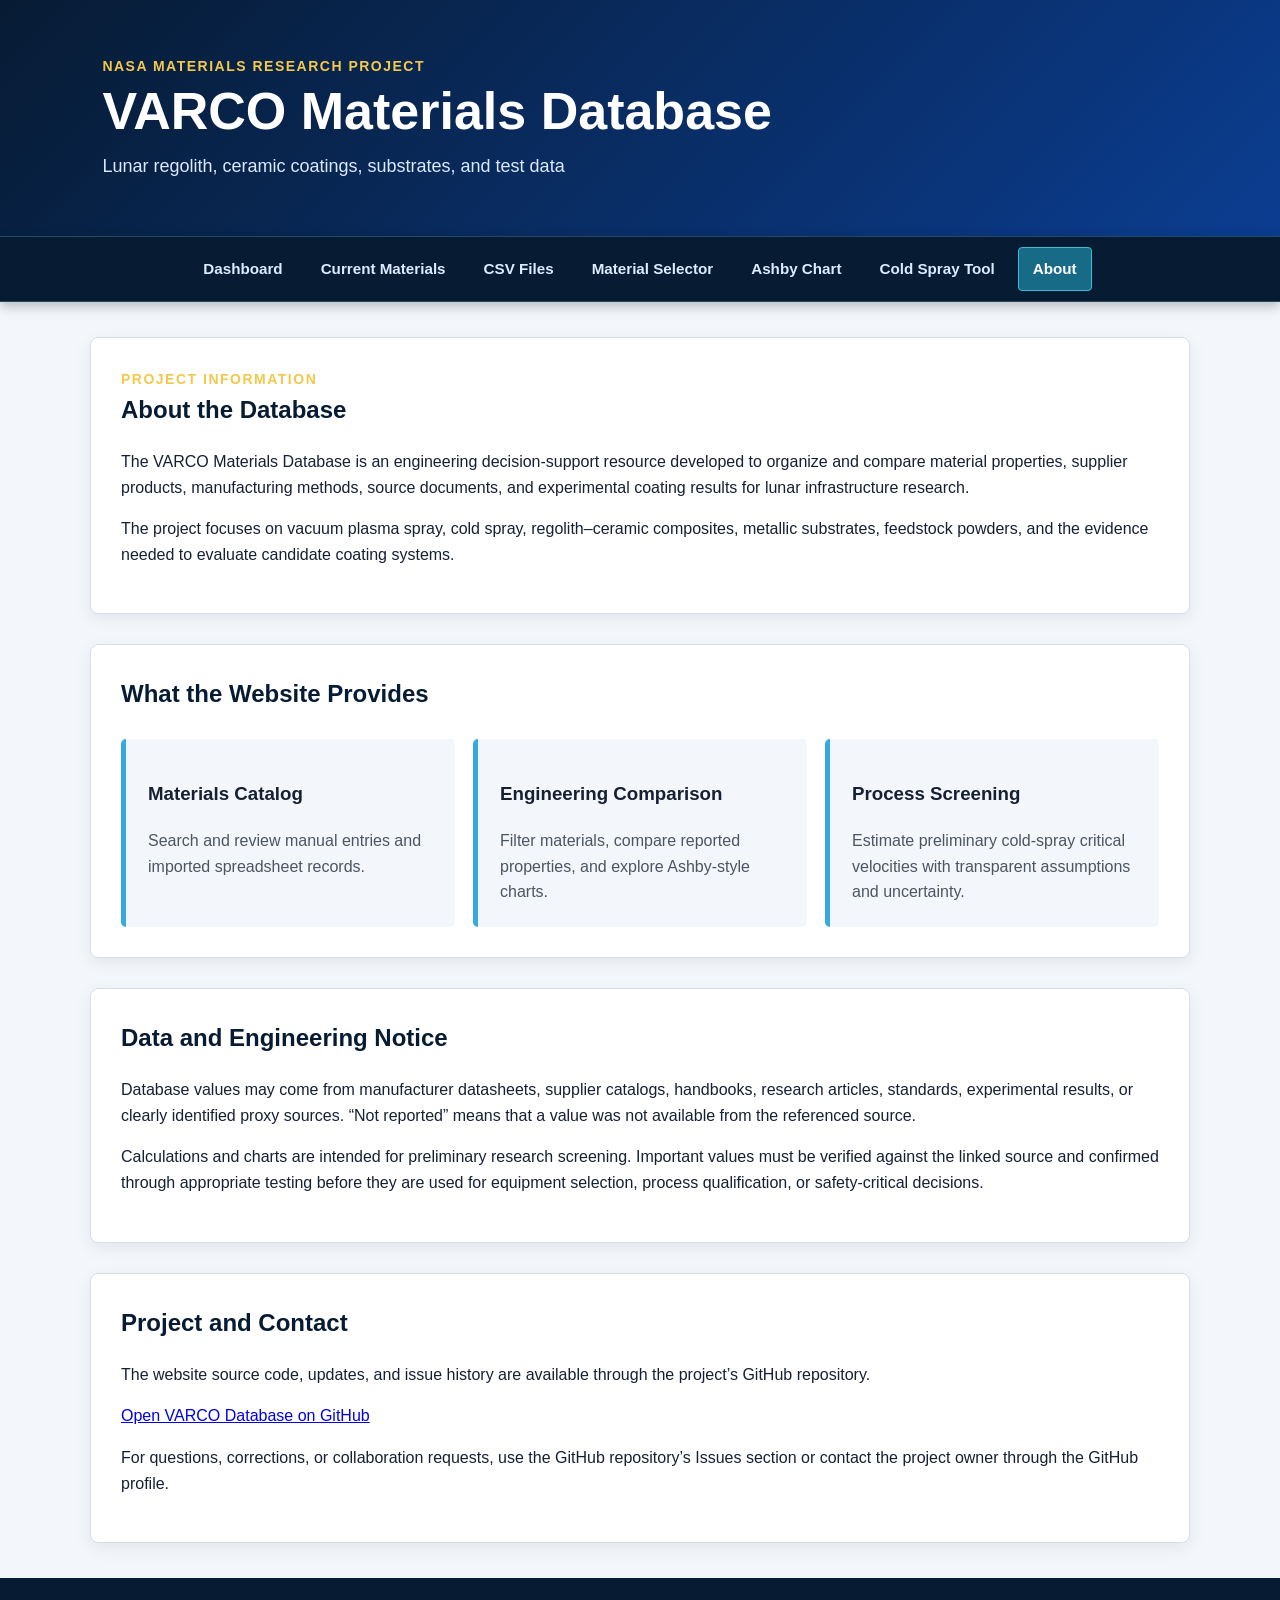
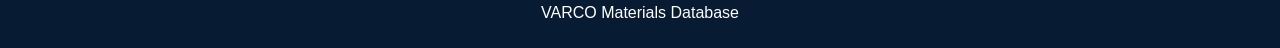
<file: about.html>
<!doctype html>
<html lang="en">
<head>
    <meta charset="UTF-8">
    <meta name="viewport" content="width=device-width, initial-scale=1.0">
    <meta name="description" content="About the VARCO Materials Database and its engineering research purpose.">
    <title>About | VARCO Materials Database</title>
    <link rel="stylesheet" href="style.css?v=5">
</head>
<body>
    <header class="main-header">
        <p class="project-label">NASA Materials Research Project</p>
        <h1>VARCO Materials Database</h1>
        <p class="subtitle">Lunar regolith, ceramic coatings, substrates, and test data</p>
    </header>

    <nav class="navigation" aria-label="Main navigation">
        <a href="index.html#dashboard">Dashboard</a>
        <a href="current-materials.html">Current Materials</a>
        <a href="csv-files.html">CSV Files</a>
        <a href="materials-selector.html">Material Selector</a>
        <a href="ashby.html">Ashby Chart</a>
        <a href="cold-spray.html">Cold Spray Tool</a>
        <a href="about.html" aria-current="page">About</a>
    </nav>

    <main>
        <section>
            <p class="project-label">Project information</p>
            <h2>About the Database</h2>
            <p>The VARCO Materials Database is an engineering decision-support resource developed to organize and compare material properties, supplier products, manufacturing methods, source documents, and experimental coating results for lunar infrastructure research.</p>
            <p>The project focuses on vacuum plasma spray, cold spray, regolith–ceramic composites, metallic substrates, feedstock powders, and the evidence needed to evaluate candidate coating systems.</p>
        </section>

        <section>
            <h2>What the Website Provides</h2>
            <div class="summary-cards">
                <article class="summary-card"><h3>Materials Catalog</h3><p>Search and review manual entries and imported spreadsheet records.</p></article>
                <article class="summary-card"><h3>Engineering Comparison</h3><p>Filter materials, compare reported properties, and explore Ashby-style charts.</p></article>
                <article class="summary-card"><h3>Process Screening</h3><p>Estimate preliminary cold-spray critical velocities with transparent assumptions and uncertainty.</p></article>
            </div>
        </section>

        <section>
            <h2>Data and Engineering Notice</h2>
            <p>Database values may come from manufacturer datasheets, supplier catalogs, handbooks, research articles, standards, experimental results, or clearly identified proxy sources. “Not reported” means that a value was not available from the referenced source.</p>
            <p>Calculations and charts are intended for preliminary research screening. Important values must be verified against the linked source and confirmed through appropriate testing before they are used for equipment selection, process qualification, or safety-critical decisions.</p>
        </section>

        <section>
            <h2>Project and Contact</h2>
            <p>The website source code, updates, and issue history are available through the project’s GitHub repository.</p>
            <p><a class="primary-link-button" href="https://github.com/gerry2323/varco-database" target="_blank" rel="noopener noreferrer">Open VARCO Database on GitHub</a></p>
            <p>For questions, corrections, or collaboration requests, use the GitHub repository’s Issues section or contact the project owner through the GitHub profile.</p>
        </section>
    </main>

    <footer class="site-footer"><p>VARCO Materials Database</p></footer>
</body>
</html>
</file>
<file: style.css>
:root {
    --navy: #071b33;
    --blue: #0b3d91;
    --light-blue: #36a9e1;
    --gold: #f2c94c;
    --white: #ffffff;
    --light-gray: #f3f6fa;
    --medium-gray: #d7dee8;
    --dark-gray: #4b5563;
    --text: #172033;
    --danger: #b42318;
}

* {
    box-sizing: border-box;
}

html {
    scroll-behavior: smooth;
}

body {
    margin: 0;
    background-color: var(--light-gray);
    color: var(--text);
    font-family: Arial, Helvetica, sans-serif;
    line-height: 1.6;
}

[hidden] {
    display: none !important;
}

/* HEADER */

.main-header {
    padding: 55px 8%;
    background: linear-gradient(135deg, var(--navy), var(--blue));
    color: var(--white);
}

.main-header h1 {
    margin: 5px 0;
    font-size: clamp(32px, 5vw, 52px);
    line-height: 1.15;
}

.project-label {
    margin: 0;
    color: var(--gold);
    font-size: 14px;
    font-weight: bold;
    letter-spacing: 1.5px;
    text-transform: uppercase;
}

.subtitle {
    margin: 10px 0 0;
    color: #dbeafe;
    font-size: 18px;
}



/* MAIN NAVIGATION BAR */

.navigation {
    position: sticky;
    top: 0;
    z-index: 1000;

    display: flex;
    justify-content: center;
    align-items: center;
    flex-wrap: nowrap;
    gap: 8px;

    width: 100%;
    box-sizing: border-box;
    padding: 10px 16px;

    background-color: #071b33;
    border-top: 1px solid #244966;
    border-bottom: 1px solid #244966;
    box-shadow: 0 4px 12px rgba(0, 0, 0, 0.25);
}

.navigation a {
    display: inline-flex;
    justify-content: center;
    align-items: center;

    padding: 9px 14px;

    color: #dcecff;
    background-color: transparent;

    font-size: 0.95rem;
    font-weight: 600;
    text-decoration: none;
    white-space: nowrap;

    border: 1px solid transparent;
    border-radius: 4px;

    transition:
        color 0.2s ease,
        background-color 0.2s ease,
        border-color 0.2s ease;
}

.navigation a:hover,
.navigation a:focus-visible {
    color: #ffffff;
    background-color: #123a5c;
    border-color: #3c7298;
    outline: none;
}

.navigation a[aria-current="page"] {
    color: #ffffff;
    background-color: #176b87;
    border-color: #41b8d5;
}

/* MOBILE NAVIGATION */

@media (max-width: 850px) {
    .navigation {
        justify-content: flex-start;
        overflow-x: auto;
        scrollbar-width: thin;
        padding: 8px 10px;
    }

    .navigation a {
        flex: 0 0 auto;
        padding: 8px 12px;
        font-size: 0.88rem;
    }
}

/* MAIN CONTENT */

main {
    width: min(1100px, 90%);
    margin: 35px auto;
}

section {
    scroll-margin-top: 80px;
    margin-bottom: 30px;
    padding: 30px;
    background-color: var(--white);
    border: 1px solid var(--medium-gray);
    border-radius: 8px;
    box-shadow: 0 5px 18px rgba(7, 27, 51, 0.07);
}

section h2 {
    margin-top: 0;
    color: var(--navy);
}

/* DASHBOARD CARDS */

.summary-cards {
    display: grid;
    grid-template-columns: repeat(3, 1fr);
    gap: 18px;
    margin-top: 25px;
}

.summary-card {
    padding: 22px;
    background-color: var(--light-gray);
    border-left: 5px solid var(--light-blue);
    border-radius: 5px;
}

.summary-card p {
    margin: 0;
    color: var(--dark-gray);
}

.summary-card strong {
    display: block;
    margin-top: 5px;
    color: var(--blue);
    font-size: 32px;
}

/* SECTION HEADINGS */

.section-heading {
    display: flex;
    align-items: center;
    justify-content: space-between;
    gap: 20px;
    margin-bottom: 22px;
}

.section-heading h2 {
    margin-bottom: 5px;
}

.section-heading p {
    margin-top: 0;
    margin-bottom: 5px;
    color: var(--dark-gray);
}

/* ADD MATERIAL BUTTON */

#add-material-button {
    flex-shrink: 0;
    padding: 11px 18px;
    border: none;
    border-radius: 5px;
    background-color: var(--blue);
    color: var(--white);
    font-size: 15px;
    font-weight: bold;
    cursor: pointer;
}

#add-material-button:hover,
#add-material-button:focus {
    background-color: var(--navy);
    outline: none;
}

/* MATERIAL FORM */

.material-form {
    margin-bottom: 28px;
    padding: 24px;
    background-color: #f8fafc;
    border: 1px solid var(--medium-gray);
    border-left: 5px solid var(--light-blue);
    border-radius: 6px;
}

.material-form[hidden] {
    display: none;
}

.form-header {
    display: flex;
    align-items: center;
    justify-content: space-between;
    margin-bottom: 20px;
}

.form-header h3 {
    margin: 0;
    color: var(--navy);
    font-size: 22px;
}

#close-form-button {
    width: 36px;
    height: 36px;
    padding: 0;
    border: none;
    border-radius: 50%;
    background-color: transparent;
    color: var(--dark-gray);
    font-size: 28px;
    line-height: 1;
    cursor: pointer;
}

#close-form-button:hover,
#close-form-button:focus {
    background-color: #e5e7eb;
    color: var(--navy);
    outline: none;
}

.form-grid {
    display: grid;
    grid-template-columns: repeat(2, 1fr);
    gap: 18px;
}

.form-group {
    display: flex;
    flex-direction: column;
    min-width: 0;
}

.form-group.full-width {
    grid-column: 1 / -1;
}

.form-group label {
    display: block;
    margin-bottom: 7px;
    color: var(--navy);
    font-weight: bold;
}

.form-group input,
.form-group select {
    width: 100%;
    min-height: 45px;
    padding: 11px 12px;
    border: 1px solid #aeb8c6;
    border-radius: 5px;
    background-color: var(--white);
    color: var(--text);
    font-family: inherit;
    font-size: 16px;
}

.form-group input:focus,
.form-group select:focus {
    border-color: var(--light-blue);
    outline: 3px solid rgba(54, 169, 225, 0.18);
}

.form-group textarea {
    width: 100%;
    min-height: 92px;
    padding: 11px 12px;
    border: 1px solid #aeb8c6;
    border-radius: 5px;
    background-color: var(--white);
    color: var(--text);
    font-family: inherit;
    font-size: 16px;
    line-height: 1.5;
    resize: vertical;
}

.form-group textarea:focus {
    border-color: var(--light-blue);
    outline: 3px solid rgba(54, 169, 225, 0.18);
}

.form-group input:disabled {
    background-color: #e9edf2;
    color: var(--dark-gray);
    cursor: not-allowed;
}

.form-group input:required,
.form-group select:required {
    border-left: 4px solid var(--light-blue);
}

/* EXPANDABLE FORM SECTIONS */

.required-fields-note {
    margin: 4px 0 0;
    color: var(--dark-gray);
    font-size: 13px;
}

.required-fields-note span,
.required-mark {
    color: var(--danger);
    font-weight: bold;
}

.form-section {
    margin-top: 16px;
    border: 1px solid var(--medium-gray);
    border-radius: 6px;
    background-color: var(--white);
    overflow: hidden;
}

.form-section[open] {
    border-color: #b8c8d8;
}

.form-section summary {
    display: flex;
    align-items: center;
    gap: 12px;
    padding: 14px 16px;
    background-color: var(--light-gray);
    color: var(--navy);
    font-weight: bold;
    list-style: none;
    cursor: pointer;
    user-select: none;
}

.form-section summary::-webkit-details-marker {
    display: none;
}

.form-section summary::before {
    content: "▶";
    flex-shrink: 0;
    color: var(--light-blue);
    font-size: 12px;
    transition: transform 0.2s ease;
}

.form-section[open] summary::before {
    transform: rotate(90deg);
}

.form-section summary:hover {
    background-color: #eaf5fb;
}

.form-section summary:focus-visible {
    outline: 3px solid rgba(54, 169, 225, 0.22);
    outline-offset: -3px;
}

.form-section[open] summary {
    border-bottom: 1px solid var(--medium-gray);
}

.section-status {
    margin-left: auto;
    padding: 3px 9px;
    border: 1px solid var(--medium-gray);
    border-radius: 20px;
    background-color: var(--white);
    color: var(--dark-gray);
    font-size: 11px;
    font-weight: bold;
    letter-spacing: 0.03em;
    text-transform: uppercase;
}

.form-section .form-grid {
    padding: 20px 16px;
}

/* MULTIPLE-SELECTION FIELDS */

.selection-instructions {
    margin: 7px 0 0;
    color: var(--dark-gray);
    font-size: 13px;
    line-height: 1.4;
}

.selected-methods {
    display: flex;
    flex-wrap: wrap;
    gap: 8px;
    margin-top: 10px;
}

.selected-methods:not(:empty) {
    min-height: 36px;
    padding: 8px;
    border: 1px solid var(--medium-gray);
    border-radius: 5px;
    background-color: #eaf5fb;
}

.method-tag,
.selected-method,
.selection-tag,
.entry-tag {
    display: inline-flex;
    align-items: center;
    gap: 7px;
    max-width: 100%;
    padding: 6px 8px 6px 11px;
    border: 1px solid #9fcfe5;
    border-radius: 20px;
    background-color: var(--white);
    color: var(--navy);
    font-size: 13px;
    font-weight: bold;
    line-height: 1.2;
    overflow-wrap: anywhere;
}

.remove-method-button,
.selection-tag button,
.entry-tag button {
    display: inline-flex;
    align-items: center;
    justify-content: center;
    flex-shrink: 0;
    width: 22px;
    height: 22px;
    padding: 0;
    border: none;
    border-radius: 50%;
    background-color: #d8edf7;
    color: var(--navy);
    font-size: 17px;
    font-weight: bold;
    line-height: 1;
    cursor: pointer;
}

.remove-method-button:hover,
.remove-method-button:focus,
.selection-tag button:hover,
.selection-tag button:focus,
.entry-tag button:hover,
.entry-tag button:focus {
    background-color: var(--danger);
    color: var(--white);
    outline: none;
}

.field-error {
    margin: 8px 0 0;
    color: var(--danger);
    font-size: 13px;
    font-weight: bold;
}

/* REPEATABLE ENTRIES */

.repeatable-entry {
    display: grid;
    grid-template-columns: minmax(0, 1fr) auto;
    gap: 10px;
}

.repeatable-entry input {
    min-width: 0;
}

.add-entry-button {
    min-width: 78px;
    padding: 10px 16px;
    border: none;
    border-radius: 5px;
    background-color: var(--blue);
    color: var(--white);
    font-size: 15px;
    font-weight: bold;
    cursor: pointer;
}

.add-entry-button:hover,
.add-entry-button:focus {
    background-color: var(--navy);
    outline: none;
}

/* FORM BUTTONS */

.form-buttons {
    display: flex;
    justify-content: flex-end;
    gap: 12px;
    margin-top: 22px;
}

#cancel-button,
#save-material-button {
    padding: 11px 18px;
    border-radius: 5px;
    font-size: 15px;
    font-weight: bold;
    cursor: pointer;
}

#cancel-button {
    border: 1px solid #aeb8c6;
    background-color: var(--white);
    color: var(--navy);
}

#cancel-button:hover,
#cancel-button:focus {
    background-color: #e5e7eb;
    outline: none;
}

#save-material-button {
    border: none;
    background-color: var(--blue);
    color: var(--white);
}

#save-material-button:hover,
#save-material-button:focus {
    background-color: var(--navy);
    outline: none;
}

/* TABLES */

.table-container {
    width: 100%;
    overflow-x: auto;
    overflow-y: visible;
    border: 1px solid var(--medium-gray);
    border-radius: 5px;
}

table {
    width: 100%;
    min-width: 850px;
    border-collapse: collapse;
}

th,
td {
    padding: 14px 16px;
    border-bottom: 1px solid var(--medium-gray);
    text-align: left;
    vertical-align: middle;
}

th {
    background-color: var(--navy);
    color: var(--white);
    font-size: 14px;
    white-space: nowrap;
}

td {
    overflow-wrap: anywhere;
}

tbody tr:nth-child(even) {
    background-color: #f8fafc;
}

tbody tr:not(.empty-row):hover {
    background-color: #eaf5fb;
}

tbody tr:last-child td {
    border-bottom: none;
}

.empty-row td {
    padding: 32px;
    color: var(--dark-gray);
    text-align: center;
}

/* THREE-DOT ACTION MENU */

.actions-column {
    width: 80px;
    text-align: center;
}

.actions-menu {
    position: relative;
    display: flex;
    justify-content: center;
}

.actions-menu-button {
    display: inline-flex;
    align-items: center;
    justify-content: center;
    width: 36px;
    height: 36px;
    padding: 0;
    border: 1px solid transparent;
    border-radius: 50%;
    background-color: transparent;
    color: var(--navy);
    font-size: 24px;
    font-weight: bold;
    line-height: 1;
    cursor: pointer;
}

.actions-menu-button:hover,
.actions-menu-button:focus,
.actions-menu-button[aria-expanded="true"] {
    border-color: #b8dcea;
    background-color: #dff1f8;
    outline: none;
}

.actions-dropdown {
    position: absolute;
    top: 42px;
    left: 50%;
    z-index: 100;
    min-width: 130px;
    padding: 6px;
    border: 1px solid var(--medium-gray);
    border-radius: 6px;
    background-color: var(--white);
    box-shadow: 0 8px 22px rgba(7, 27, 51, 0.2);
    transform: translateX(-20%);
}

.actions-dropdown button {
    display: block;
    width: 100%;
    padding: 9px 12px;
    border: none;
    border-radius: 4px;
    background-color: transparent;
    color: var(--text);
    font-family: inherit;
    font-size: 14px;
    text-align: left;
    cursor: pointer;
}

.actions-dropdown button:hover,
.actions-dropdown button:focus {
    background-color: #eaf5fb;
    outline: none;
}

.actions-dropdown .delete-material-button {
    color: var(--danger);
    font-weight: bold;
}

.actions-dropdown .delete-material-button:hover,
.actions-dropdown .delete-material-button:focus {
    background-color: #fef3f2;
}

/* MATERIAL LINKS */

.material-name-link {
    color: var(--blue);
    font-weight: bold;
    text-decoration: none;
}

.material-name-link:hover,
.material-name-link:focus {
    color: var(--light-blue);
    text-decoration: underline;
    outline: none;
}

.document-link {
    display: inline-block;
    color: var(--blue);
    font-weight: bold;
    text-decoration: none;
}

.document-link:hover,
.document-link:focus {
    color: var(--light-blue);
    text-decoration: underline;
    outline: none;
}

.no-document {
    color: var(--dark-gray);
    font-style: italic;
}

.recent-materials-note {
    margin: 14px 0 0;
    color: var(--dark-gray);
    font-size: 13px;
    font-style: italic;
}

/* CSV UPLOAD PAGE */

.upload-zone {
    padding: 42px 24px;
    border: 2px dashed #9fb2c8;
    border-radius: 8px;
    background-color: #f8fafc;
    text-align: center;
    transition:
        background-color 0.2s ease,
        border-color 0.2s ease;
}

.upload-zone.dragging {
    border-color: var(--light-blue);
    background-color: #eaf5fb;
}

.upload-zone p {
    margin: 3px 0;
}

.primary-button,
.secondary-button {
    padding: 10px 16px;
    border-radius: 5px;
    font: inherit;
    font-weight: bold;
    cursor: pointer;
}

.primary-button {
    border: none;
    background-color: var(--blue);
    color: var(--white);
}

.primary-button:hover,
.primary-button:focus {
    background-color: var(--navy);
}

.secondary-button {
    border: 1px solid #aeb8c6;
    background-color: var(--white);
    color: var(--navy);
}

.secondary-button:hover,
.secondary-button:focus {
    background-color: #eaf5fb;
}

.upload-zone .primary-button {
    margin-top: 18px;
}

.file-help {
    color: var(--dark-gray);
    font-size: 14px;
}

.file-message {
    min-height: 24px;
    margin: 12px 0 0;
    color: #16794b;
    font-weight: bold;
}

.file-message.error-message {
    color: var(--danger);
}

.file-search {
    width: min(280px, 100%);
    min-height: 43px;
    padding: 10px 12px;
    border: 1px solid #aeb8c6;
    border-radius: 5px;
    font: inherit;
}

.file-search:focus {
    border-color: var(--light-blue);
    outline: 3px solid rgba(54, 169, 225, 0.18);
}

.file-table {
    min-width: 900px;
}

.file-name-cell {
    color: var(--blue);
    font-weight: bold;
}

.file-actions,
.viewer-buttons {
    display: flex;
    flex-wrap: wrap;
    gap: 7px;
}

.table-action {
    padding: 6px 9px;
    border: 1px solid #b6c2d0;
    border-radius: 4px;
    background-color: var(--white);
    color: var(--blue);
    font-weight: bold;
    cursor: pointer;
}

.table-action:hover,
.table-action:focus {
    background-color: #eaf5fb;
}

.table-action.danger-action {
    color: var(--danger);
}

.table-action.danger-action:hover,
.table-action.danger-action:focus {
    background-color: #fef3f2;
}

/* SPREADSHEET VIEWER */

.spreadsheet-container {
    max-height: 560px;
    overflow: auto;
    border: 1px solid var(--medium-gray);
    border-radius: 5px;
}

.spreadsheet-table {
    min-width: 100%;
}

.spreadsheet-table th {
    position: sticky;
    top: 0;
    z-index: 2;
}

.spreadsheet-table [contenteditable="true"] {
    min-width: 120px;
    background-color: #fffceb;
    outline: none;
}

.spreadsheet-table [contenteditable="true"]:focus {
    background-color: var(--white);
    box-shadow: inset 0 0 0 2px var(--light-blue);
}

/* FOOTER */

footer {
    padding: 22px;
    background-color: var(--navy);
    color: var(--white);
    text-align: center;
}

footer p {
    margin: 0;
}

/* MOBILE LAYOUT */

@media (max-width: 700px) {
    .main-header {
        padding: 40px 5%;
    }

    .navigation {
        gap: 18px;
        padding: 11px 5%;
        overflow-x: auto;
    }

    main {
        width: 94%;
        margin-top: 20px;
    }

    section {
        padding: 20px;
    }

    .summary-cards {
        grid-template-columns: 1fr;
    }

    .section-heading {
        align-items: flex-start;
        flex-direction: column;
    }

    #add-material-button {
        width: 100%;
    }

    .material-form {
        padding: 18px;
    }

    .form-grid {
        grid-template-columns: 1fr;
    }

    .form-group.full-width {
        grid-column: auto;
    }

    .form-buttons {
        flex-direction: column-reverse;
    }

    #cancel-button,
    #save-material-button {
        width: 100%;
    }

    .method-tag {
        max-width: 100%;
    }

    .actions-dropdown {
        left: 0;
        transform: none;
    }

    .form-section summary {
        align-items: flex-start;
        padding: 13px 12px;
    }

    .form-section .form-grid {
        padding: 17px 12px;
    }

    .section-status {
        font-size: 10px;
    }

    .repeatable-entry {
        grid-template-columns: 1fr;
    }

    .add-entry-button {
        width: 100%;
    }

    .file-list-heading {
        align-items: stretch;
    }

    .file-search {
        width: 100%;
    }

    .viewer-buttons {
        width: 100%;
    }

    .viewer-buttons button {
        flex: 1;
    }
}

/* REDUCED-MOTION ACCESSIBILITY */

@media (prefers-reduced-motion: reduce) {
    html {
        scroll-behavior: auto;
    }

    *,
    *::before,
    *::after {
        transition-duration: 0.01ms !important;
        animation-duration: 0.01ms !important;
        animation-iteration-count: 1 !important;
    }
}

/* Current Materials compact filter layout */
.catalog-main .catalog-filters {
    display: grid !important;
    grid-template-columns: repeat(2, minmax(0, 1fr)) !important;
    gap: 10px 16px;
    width: 100%;
    margin-top: 14px;
}

.catalog-main .catalog-filters > .catalog-search {
    grid-column: 1 / -1 !important;
}

.catalog-main .catalog-filters > .form-group {
    width: auto !important;
    min-width: 0;
    margin: 0;
}

.catalog-main .catalog-filters input,
.catalog-main .catalog-filters select {
    display: block;
    width: 100%;
    height: 38px;
    box-sizing: border-box;
}

@media (max-width: 650px) {
    .catalog-main .catalog-filters {
        grid-template-columns: 1fr !important;
    }

    .catalog-main .catalog-filters > .catalog-search {
        grid-column: 1 !important;
    }
}
</file>
